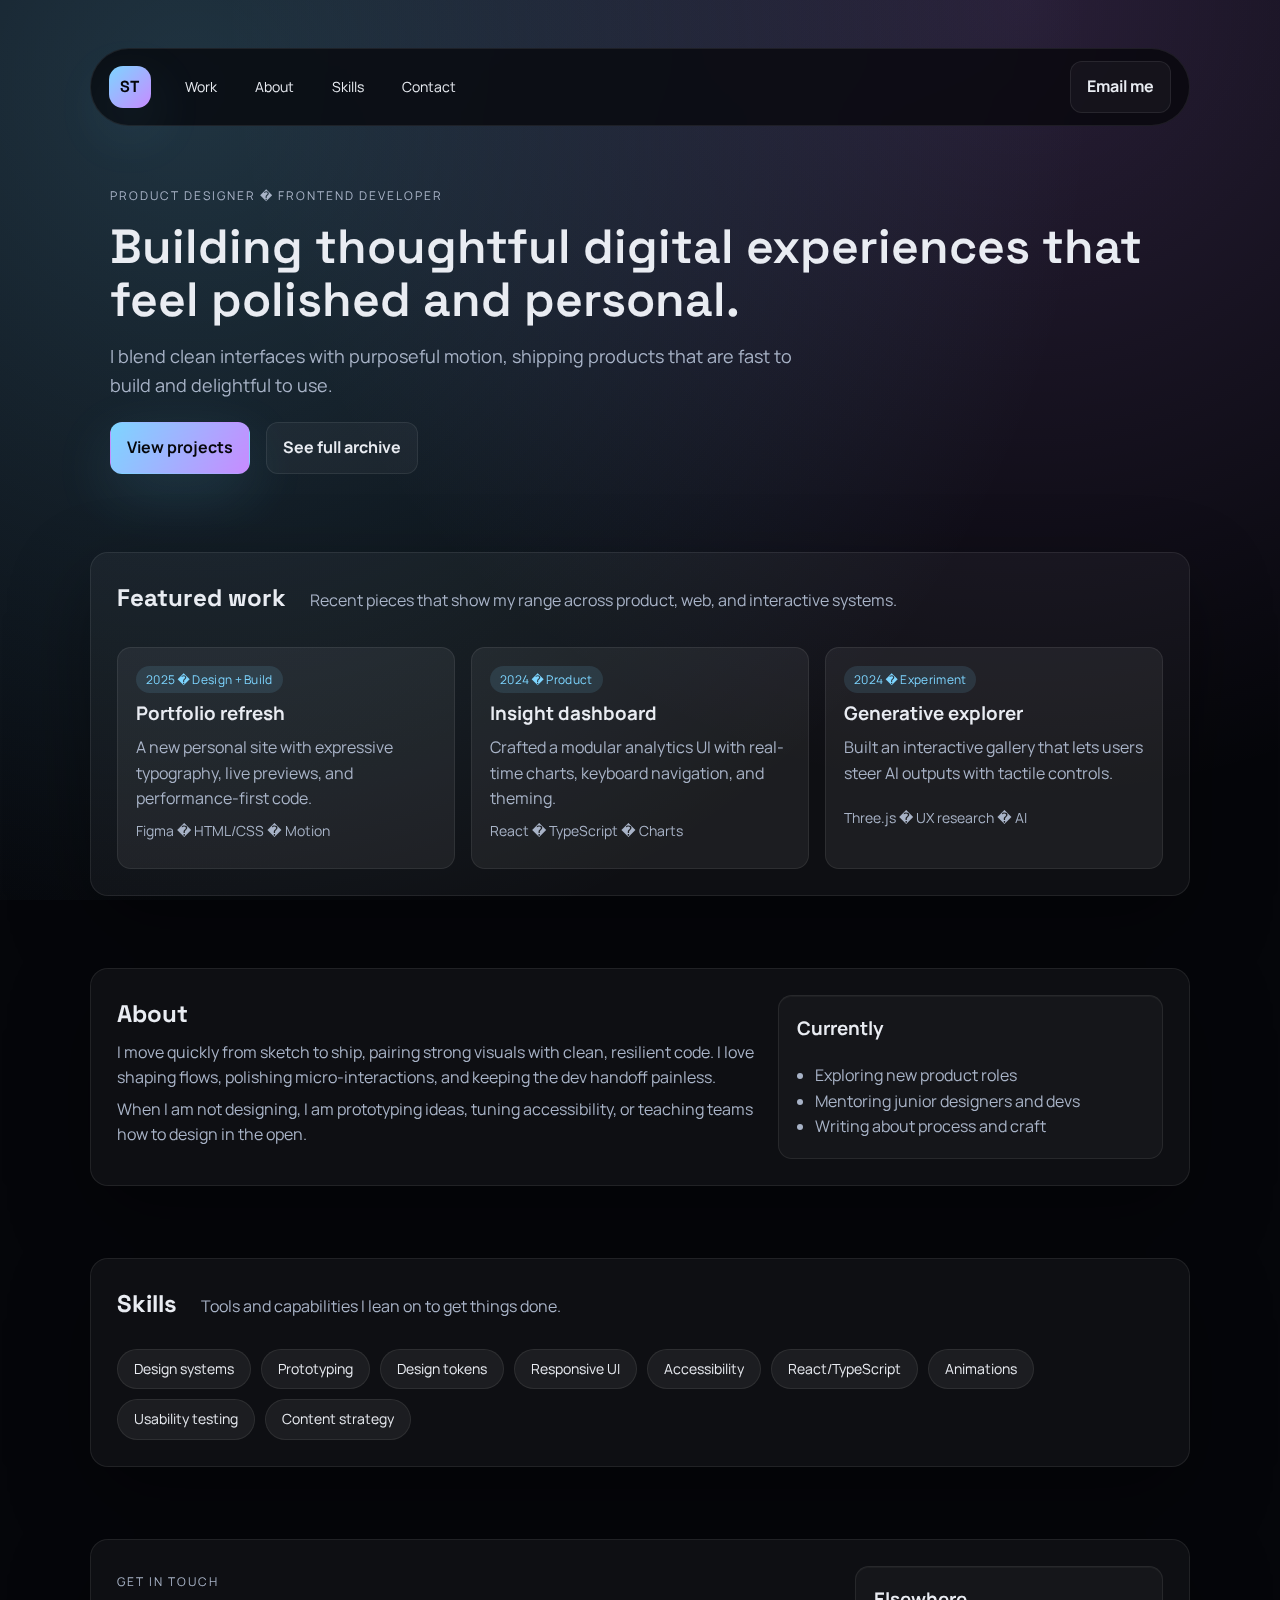
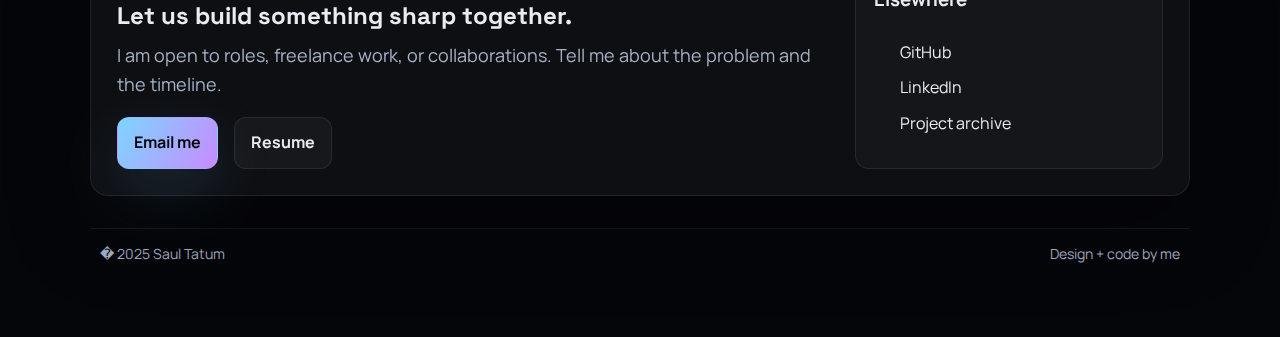
<file: index.html>
<!DOCTYPE html>
<html lang="en">
<head>
  <meta charset="UTF-8">
  <meta name="viewport" content="width=device-width, initial-scale=1.0">
  <title>Saul Tatum | Portfolio</title>
  <link rel="preconnect" href="https://fonts.googleapis.com">
  <link rel="preconnect" href="https://fonts.gstatic.com" crossorigin>
  <link href="https://fonts.googleapis.com/css2?family=Manrope:wght@400;600;700&family=Space+Grotesk:wght@600&display=swap" rel="stylesheet">
  <link rel="stylesheet" href="styles.css">
</head>
<body>
  <div class="backdrop"></div>
  <header class="site-header">
    <div class="logo-mark">ST</div>
    <nav class="nav-links">
      <a href="#work">Work</a>
      <a href="#about">About</a>
      <a href="#skills">Skills</a>
      <a href="#contact">Contact</a>
    </nav>
    <a class="ghost-button" href="mailto:hello@saul-tatum.com">Email me</a>
  </header>

  <main class="page">
    <section class="hero">
      <p class="eyebrow">Product designer � Frontend developer</p>
      <h1>Building thoughtful digital experiences that feel polished and personal.</h1>
      <p class="lede">I blend clean interfaces with purposeful motion, shipping products that are fast to build and delightful to use.</p>
      <div class="cta-row">
        <a class="primary-button" href="#work">View projects</a>
        <a class="ghost-button" href="projects.html">See full archive</a>
      </div>
    </section>

    <section id="work" class="section">
      <div class="section-head">
        <h2>Featured work</h2>
        <p>Recent pieces that show my range across product, web, and interactive systems.</p>
      </div>
      <div class="grid">
        <article class="card">
          <div class="card-top">
            <span class="pill">2025 � Design + Build</span>
            <h3>Portfolio refresh</h3>
            <p>A new personal site with expressive typography, live previews, and performance-first code.</p>
          </div>
          <div class="meta">Figma � HTML/CSS � Motion</div>
        </article>
        <article class="card">
          <div class="card-top">
            <span class="pill">2024 � Product</span>
            <h3>Insight dashboard</h3>
            <p>Crafted a modular analytics UI with real-time charts, keyboard navigation, and theming.</p>
          </div>
          <div class="meta">React � TypeScript � Charts</div>
        </article>
        <article class="card">
          <div class="card-top">
            <span class="pill">2024 � Experiment</span>
            <h3>Generative explorer</h3>
            <p>Built an interactive gallery that lets users steer AI outputs with tactile controls.</p>
          </div>
          <div class="meta">Three.js � UX research � AI</div>
        </article>
      </div>
    </section>

    <section id="about" class="section split">
      <div>
        <h2>About</h2>
        <p>I move quickly from sketch to ship, pairing strong visuals with clean, resilient code. I love shaping flows, polishing micro-interactions, and keeping the dev handoff painless.</p>
        <p>When I am not designing, I am prototyping ideas, tuning accessibility, or teaching teams how to design in the open.</p>
      </div>
      <div class="panel">
        <h3>Currently</h3>
        <ul>
          <li>Exploring new product roles</li>
          <li>Mentoring junior designers and devs</li>
          <li>Writing about process and craft</li>
        </ul>
      </div>
    </section>

    <section id="skills" class="section">
      <div class="section-head">
        <h2>Skills</h2>
        <p>Tools and capabilities I lean on to get things done.</p>
      </div>
      <div class="tag-wrap">
        <span class="tag">Design systems</span>
        <span class="tag">Prototyping</span>
        <span class="tag">Design tokens</span>
        <span class="tag">Responsive UI</span>
        <span class="tag">Accessibility</span>
        <span class="tag">React/TypeScript</span>
        <span class="tag">Animations</span>
        <span class="tag">Usability testing</span>
        <span class="tag">Content strategy</span>
      </div>
    </section>

    <section id="contact" class="section contact">
      <div>
        <p class="eyebrow">Get in touch</p>
        <h2>Let us build something sharp together.</h2>
        <p class="lede">I am open to roles, freelance work, or collaborations. Tell me about the problem and the timeline.</p>
        <div class="cta-row">
          <a class="primary-button" href="mailto:hello@saul-tatum.com">Email me</a>
          <a class="ghost-button" href="Saul_Tatum_Resume.pdf" target="_blank" rel="noopener">Resume</a>
        </div>
      </div>
      <div class="panel">
        <h3>Elsewhere</h3>
        <ul class="links">
          <li><a href="https://github.com/saul-tatum" target="_blank" rel="noopener">GitHub</a></li>
          <li><a href="https://www.linkedin.com" target="_blank" rel="noopener">LinkedIn</a></li>
          <li><a href="projects.html">Project archive</a></li>
        </ul>
      </div>
    </section>
  </main>

  <footer class="footer">
    <span>� 2025 Saul Tatum</span>
    <span>Design + code by me</span>
  </footer>
</body>
</html>
</file>
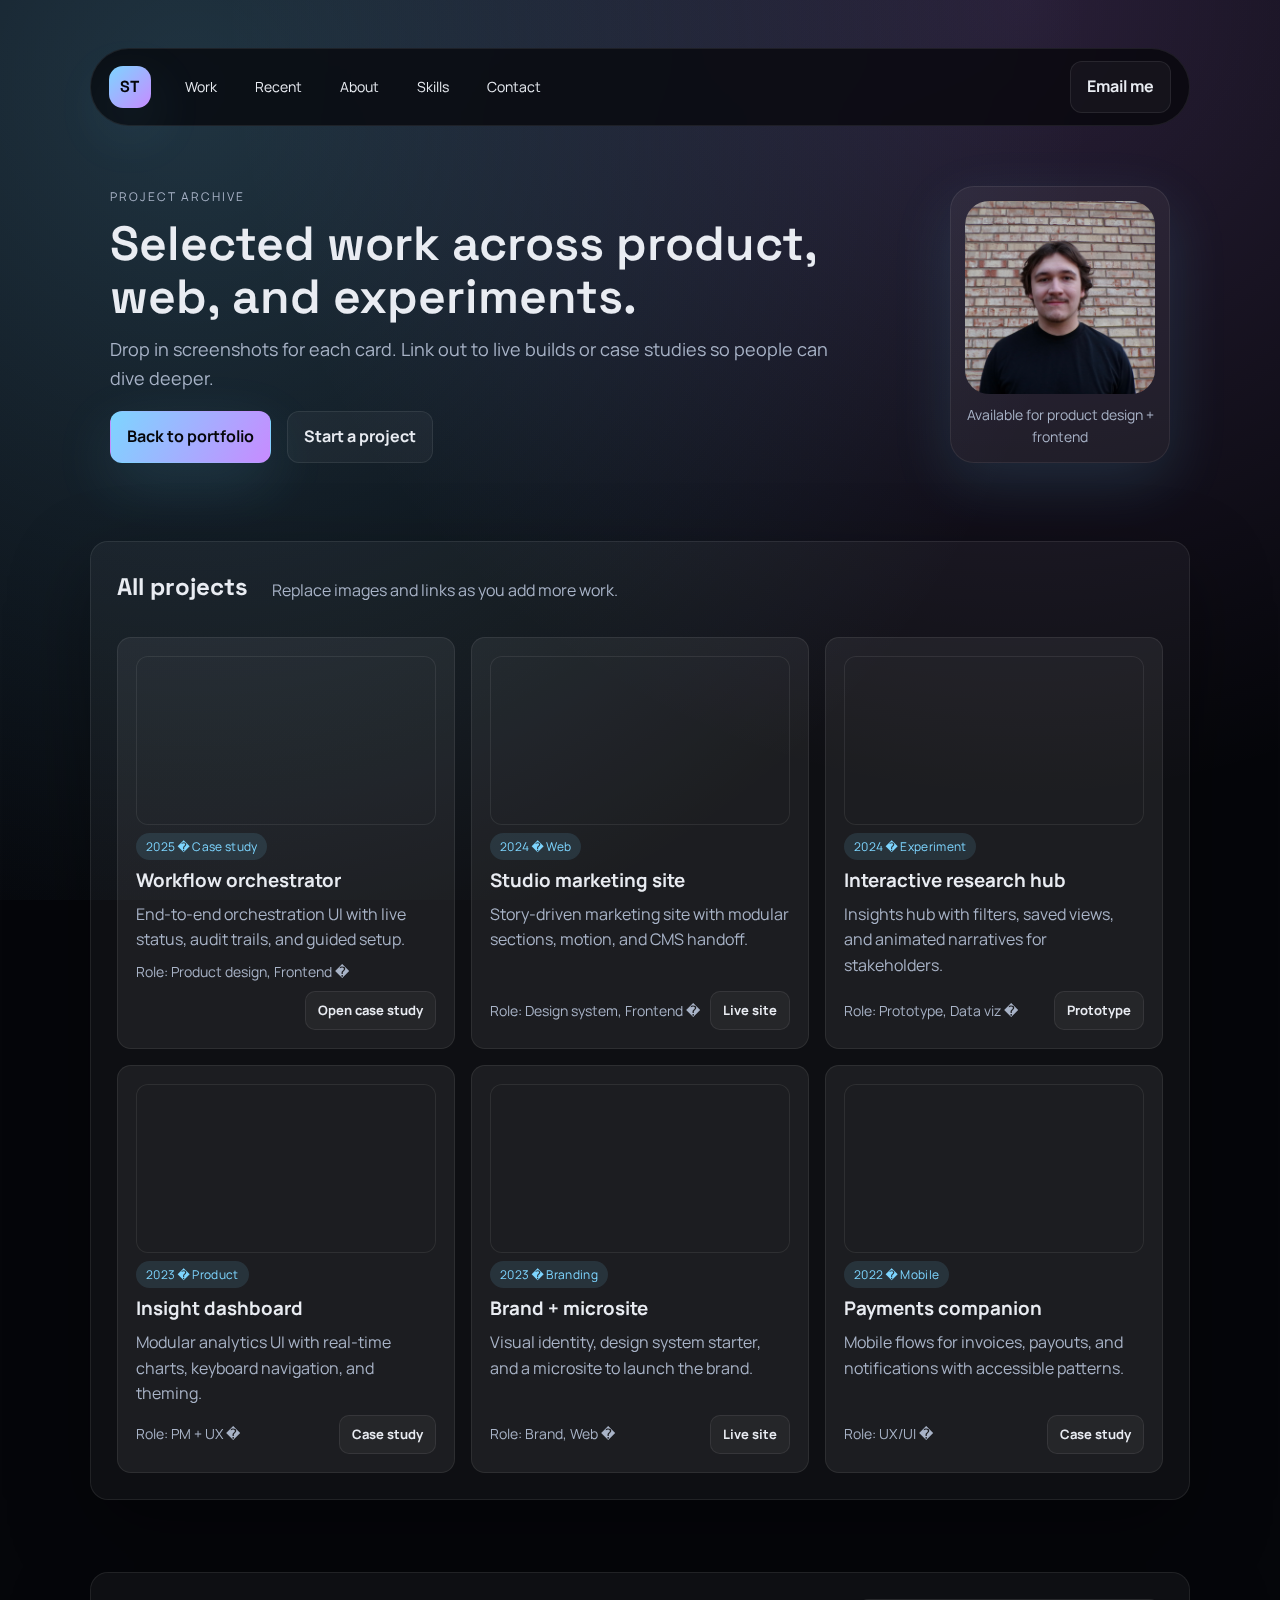
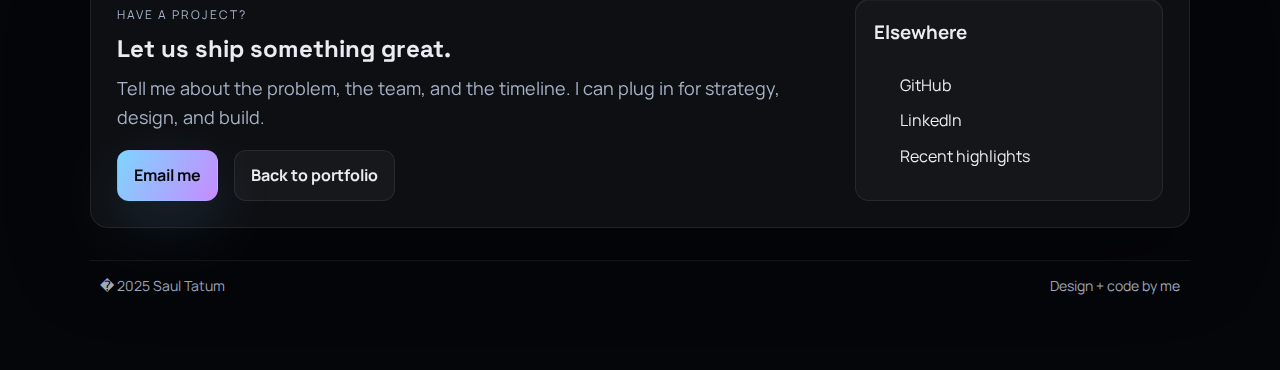
<file: projects.html>
<!DOCTYPE html>
<html lang="en">
<head>
  <meta charset="UTF-8">
  <meta name="viewport" content="width=device-width, initial-scale=1.0">
  <title>Saul Tatum | Projects</title>
  <link rel="preconnect" href="https://fonts.googleapis.com">
  <link rel="preconnect" href="https://fonts.gstatic.com" crossorigin>
  <link href="https://fonts.googleapis.com/css2?family=Manrope:wght@400;600;700&family=Space+Grotesk:wght@600&display=swap" rel="stylesheet">
  <link rel="stylesheet" href="styles.css">
</head>
<body>
  <div class="backdrop"></div>
  <header class="site-header">
    <div class="logo-mark">ST</div>
    <nav class="nav-links">
      <a href="index.html#work">Work</a>
      <a href="index.html#recent">Recent</a>
      <a href="index.html#about">About</a>
      <a href="index.html#skills">Skills</a>
      <a href="index.html#contact">Contact</a>
    </nav>
    <a class="ghost-button" href="mailto:hello@saul-tatum.com">Email me</a>
  </header>

  <main class="page">
    <section class="hero">
      <div class="hero-grid">
        <div class="hero-copy">
          <p class="eyebrow">Project archive</p>
          <h1>Selected work across product, web, and experiments.</h1>
          <p class="lede">Drop in screenshots for each card. Link out to live builds or case studies so people can dive deeper.</p>
          <div class="cta-row">
            <a class="primary-button" href="index.html">Back to portfolio</a>
            <a class="ghost-button" href="mailto:hello@saul-tatum.com">Start a project</a>
          </div>
        </div>
        <div class="hero-portrait">
          <figure class="portrait-frame">
            <img src="assets/headshot.jpeg" alt="Headshot of Saul Tatum" loading="lazy">
            <figcaption>Available for product design + frontend</figcaption>
          </figure>
        </div>
      </div>
    </section>

    <section class="section">
      <div class="section-head">
        <h2>All projects</h2>
        <p>Replace images and links as you add more work.</p>
      </div>
      <div class="grid archive-grid">
        <article class="card">
          <div class="card-media" style="background-image: url('#');"></div>
          <div class="card-top">
            <span class="pill">2025 � Case study</span>
            <h3>Workflow orchestrator</h3>
            <p>End-to-end orchestration UI with live status, audit trails, and guided setup.</p>
          </div>
          <div class="meta">Role: Product design, Frontend � <a class="link-button" href="#" target="_blank" rel="noopener">Open case study</a></div>
        </article>
        <article class="card">
          <div class="card-media" style="background-image: url('#');"></div>
          <div class="card-top">
            <span class="pill">2024 � Web</span>
            <h3>Studio marketing site</h3>
            <p>Story-driven marketing site with modular sections, motion, and CMS handoff.</p>
          </div>
          <div class="meta">Role: Design system, Frontend � <a class="link-button" href="#" target="_blank" rel="noopener">Live site</a></div>
        </article>
        <article class="card">
          <div class="card-media" style="background-image: url('#');"></div>
          <div class="card-top">
            <span class="pill">2024 � Experiment</span>
            <h3>Interactive research hub</h3>
            <p>Insights hub with filters, saved views, and animated narratives for stakeholders.</p>
          </div>
          <div class="meta">Role: Prototype, Data viz � <a class="link-button" href="#" target="_blank" rel="noopener">Prototype</a></div>
        </article>
        <article class="card">
          <div class="card-media" style="background-image: url('#');"></div>
          <div class="card-top">
            <span class="pill">2023 � Product</span>
            <h3>Insight dashboard</h3>
            <p>Modular analytics UI with real-time charts, keyboard navigation, and theming.</p>
          </div>
          <div class="meta">Role: PM + UX � <a class="link-button" href="#" target="_blank" rel="noopener">Case study</a></div>
        </article>
        <article class="card">
          <div class="card-media" style="background-image: url('#');"></div>
          <div class="card-top">
            <span class="pill">2023 � Branding</span>
            <h3>Brand + microsite</h3>
            <p>Visual identity, design system starter, and a microsite to launch the brand.</p>
          </div>
          <div class="meta">Role: Brand, Web � <a class="link-button" href="#" target="_blank" rel="noopener">Live site</a></div>
        </article>
        <article class="card">
          <div class="card-media" style="background-image: url('#');"></div>
          <div class="card-top">
            <span class="pill">2022 � Mobile</span>
            <h3>Payments companion</h3>
            <p>Mobile flows for invoices, payouts, and notifications with accessible patterns.</p>
          </div>
          <div class="meta">Role: UX/UI � <a class="link-button" href="#" target="_blank" rel="noopener">Case study</a></div>
        </article>
      </div>
    </section>

    <section class="section contact">
      <div>
        <p class="eyebrow">Have a project?</p>
        <h2>Let us ship something great.</h2>
        <p class="lede">Tell me about the problem, the team, and the timeline. I can plug in for strategy, design, and build.</p>
        <div class="cta-row">
          <a class="primary-button" href="mailto:hello@saul-tatum.com">Email me</a>
          <a class="ghost-button" href="index.html">Back to portfolio</a>
        </div>
      </div>
      <div class="panel">
        <h3>Elsewhere</h3>
        <ul class="links">
          <li><a href="https://github.com/saul-tatum" target="_blank" rel="noopener">GitHub</a></li>
          <li><a href="https://www.linkedin.com" target="_blank" rel="noopener">LinkedIn</a></li>
          <li><a href="index.html#recent">Recent highlights</a></li>
        </ul>
      </div>
    </section>
  </main>

  <footer class="footer">
    <span>� 2025 Saul Tatum</span>
    <span>Design + code by me</span>
  </footer>
</body>
</html>
</file>
<file: styles.css>
:root {
  --bg: #05060a;
  --surface: rgba(255, 255, 255, 0.04);
  --panel: rgba(255, 255, 255, 0.06);
  --text: #e9ecf2;
  --muted: #a8b3c7;
  --accent: #7dd5ff;
  --accent-2: #c78bff;
  --border: rgba(255, 255, 255, 0.08);
  --glow: 0 20px 60px rgba(104, 212, 255, 0.14);
  --radius: 18px;
  --max: 1100px;
}

* { box-sizing: border-box; }

html {
  scroll-behavior: smooth;
  scroll-padding-top: 130px;
}

body {
  margin: 0;
  min-height: 100vh;
  font-family: 'Manrope', system-ui, -apple-system, sans-serif;
  color: var(--text);
  background: var(--bg);
  line-height: 1.6;
  padding: 48px 22px 72px;
  position: relative;
  overflow-x: hidden;
}

.backdrop {
  position: fixed;
  inset: 0;
  background: radial-gradient(900px at 15% 10%, rgba(125, 213, 255, 0.22), transparent),
              radial-gradient(800px at 80% 0%, rgba(199, 139, 255, 0.18), transparent),
              linear-gradient(145deg, #06070d 0%, #05060a 60%);
  filter: blur(0px);
  z-index: 0;
  pointer-events: none;
}

.page {
  position: relative;
  z-index: 1;
  max-width: var(--max);
  margin: 0 auto;
  display: flex;
  flex-direction: column;
  gap: 72px;
}

.site-header {
  position: sticky;
  top: 0;
  z-index: 2;
  max-width: var(--max);
  margin: 0 auto 36px;
  padding: 12px 18px;
  background: rgba(5, 6, 10, 0.75);
  backdrop-filter: blur(18px);
  border: 1px solid var(--border);
  border-radius: 999px;
  display: flex;
  align-items: center;
  gap: 14px;
}

.logo-mark {
  width: 42px;
  height: 42px;
  border-radius: 14px;
  background: linear-gradient(135deg, var(--accent), var(--accent-2));
  color: #05060a;
  font-family: 'Space Grotesk', 'Manrope', sans-serif;
  font-weight: 700;
  display: grid;
  place-items: center;
  letter-spacing: 0.8px;
  box-shadow: var(--glow);
}

.nav-links {
  display: flex;
  gap: 14px;
  margin-left: 8px;
  font-size: 14px;
}

.nav-links a {
  color: var(--text);
  text-decoration: none;
  padding: 8px 12px;
  border-radius: 999px;
  transition: background 0.2s ease, color 0.2s ease;
}

.nav-links a:hover { background: var(--surface); }

.site-header .ghost-button { margin-left: auto; }

.hero {
  display: grid;
  gap: 16px;
  padding: 24px 20px 6px;
}

.hero, .section {
  scroll-margin-top: 130px;
}

.hero-grid {
  display: grid;
  grid-template-columns: 1.4fr 0.6fr;
  gap: 6px;
  align-items: center;
}

.hero-copy { display: grid; gap: 12px; }

.eyebrow {
  text-transform: uppercase;
  letter-spacing: 2px;
  font-size: 12px;
  color: var(--muted);
  margin: 0;
}

h1 {
  font-family: 'Space Grotesk', 'Manrope', sans-serif;
  font-weight: 600;
  font-size: clamp(32px, 4vw, 48px);
  line-height: 1.1;
  margin: 0;
}

.lede {
  font-size: 18px;
  color: var(--muted);
  max-width: 720px;
  margin: 0 0 6px;
}

.hero-portrait { display: flex; justify-content: flex-end; }

.portrait-frame {
  width: 220px;
  max-width: 90vw;
  margin: 0;
  padding: 14px;
  border-radius: calc(var(--radius) + 6px);
  background: var(--panel);
  border: 1px solid var(--border);
  box-shadow: var(--glow);
  display: grid;
  gap: 10px;
  text-align: center;
}

.portrait-frame img {
  width: 100%;
  height: auto;
  border-radius: calc(var(--radius) + 6px);
  display: block;
  object-fit: cover;
  object-position: center;
}

.portrait-frame figcaption {
  color: var(--muted);
  font-size: 14px;
}

.cta-row {
  display: flex;
  align-items: center;
  gap: 16px;
}

.primary-button, .ghost-button {
  display: inline-flex;
  align-items: center;
  justify-content: center;
  gap: 8px;
  padding: 12px 16px;
  border-radius: 12px;
  font-weight: 700;
  text-decoration: none;
  color: var(--text);
  border: 1px solid transparent;
  transition: transform 0.18s ease, box-shadow 0.18s ease, background 0.18s ease, border-color 0.18s ease;
}

.primary-button {
  background: linear-gradient(120deg, var(--accent), var(--accent-2));
  color: #05060a;
  box-shadow: var(--glow);
}

.primary-button:hover { transform: translateY(-1px); }

.ghost-button {
  border-color: var(--border);
  background: var(--surface);
}

.ghost-button:hover {
  border-color: rgba(255, 255, 255, 0.18);
  transform: translateY(-1px);
}

.section {
  background: var(--surface);
  border: 1px solid var(--border);
  border-radius: var(--radius);
  padding: 26px;
  box-shadow: 0 30px 80px rgba(0, 0, 0, 0.35);
  display: grid;
  gap: 8px;
}

.section-head {
  display: flex;
  align-items: center;
  gap: 24px;
  flex-wrap: wrap;
}

.section-head + .card { margin-top: 0; }
h2 {
  margin: 0;
  font-family: 'Space Grotesk', 'Manrope', sans-serif;
  font-size: 24px;
}

.section p {
  margin: 6px 0 0;
  color: var(--muted);
  flex: 1;
  min-width: 220px;
}

.section-head a.ghost-button { margin-left: auto; }

.grid {
  margin-top: 22px;
  display: grid;
  grid-template-columns: repeat(auto-fit, minmax(260px, 1fr));
  gap: 16px;
}

.card {
  background: var(--panel);
  border-radius: calc(var(--radius) - 4px);
  border: 1px solid var(--border);
  padding: 18px;
  display: grid;
  grid-template-rows: auto 1fr auto;
  gap: 8px;
}

  .card > h3 { margin: 2px 0 0; }
  .card > p { margin: 2px 0 0; color: var(--muted); }

#recent .card { margin-top: 0; }

  .card-media {
    width: 100%;
    aspect-ratio: 16 / 9;
    border-radius: calc(var(--radius) - 6px);
    border: 1px solid var(--border);
    background: linear-gradient(135deg, rgba(125,213,255,0.18), rgba(199,139,255,0.2));
    background-size: cover;
    background-repeat: no-repeat;
    background-position: center;
    overflow: hidden;
}

.card-top h3 { margin: 6px 0; }

.card-top p {
  margin: 6px 0 0;
  color: var(--muted);
}

.pill {
  display: inline-flex;
  padding: 4px 10px;
  border-radius: 999px;
  background: rgba(125, 213, 255, 0.12);
  color: var(--accent);
  font-size: 12px;
  letter-spacing: 0.3px;
}

.meta {
  color: var(--muted);
  font-size: 14px;
  display: flex;
  align-items: center;
  gap: 8px;
  flex-wrap: wrap;
}

.inline-link {
  color: var(--accent);
  text-decoration: none;
}

.inline-link:hover { text-decoration: underline; }

.link-button {
  display: inline-flex;
  align-items: center;
  gap: 6px;
  padding: 8px 12px;
  border-radius: 10px;
  border: 1px solid var(--border);
  background: var(--surface);
  color: var(--text);
  text-decoration: none;
  font-weight: 700;
  font-size: 13px;
  transition: transform 0.18s ease, background 0.18s ease, border-color 0.18s ease;
}

.link-button:hover {
  border-color: rgba(255, 255, 255, 0.16);
  background: rgba(255, 255, 255, 0.07);
  transform: translateY(-1px);
}

.meta .link-button { margin-left: auto; }

.split {
  display: grid;
  grid-template-columns: 1.25fr 0.75fr;
  gap: 18px;
}

.panel {
  background: rgba(255, 255, 255, 0.03);
  border-radius: calc(var(--radius) - 4px);
  border: 1px solid var(--border);
  padding: 18px;
  box-shadow: inset 0 1px 0 rgba(255, 255, 255, 0.04);
}

.panel h3 { margin-top: 0; }

.panel ul { margin: 10px 0 0; padding-left: 18px; color: var(--muted); }

.tag-wrap {
  display: flex;
  flex-wrap: wrap;
  gap: 10px;
  margin-top: 18px;
}

.tag {
  padding: 8px 16px;
  border-radius: 999px;
  background: rgba(255, 255, 255, 0.06);
  border: 1px solid var(--border);
  font-size: 14px;
  color: var(--text);
}

.skills-grid {
  margin-top: 6px;
  display: grid;
  grid-template-columns: 1fr;
  gap: 20px;
}

.skill-card {
  position: relative;
  background: transparent;
  border: none;
  padding: 0;
  display: grid;
  gap: 6px;
  box-shadow: none;
  overflow: visible;
}

.skill-card h3 {
  margin: 0 0 6px;
  font-size: 18px;
}

.skill-blurb {
  margin: 0;
  color: var(--muted);
  font-size: 14px;
}

.skill-tags {
  display: flex;
  flex-wrap: wrap;
  gap: 10px;
  align-items: flex-start;
}

.skill-card .tag {
  background: rgba(255, 255, 255, 0.08);
  border-color: rgba(255, 255, 255, 0.12);
}

.skill-label {
  display: inline-flex;
  align-items: center;
  gap: 10px;
  padding: 8px 14px;
  border-radius: 999px;
  background: rgba(255, 255, 255, 0.05);
  border: 1px solid var(--border);
  color: var(--muted);
  font-size: 11px;
  text-transform: uppercase;
  letter-spacing: 1px;
  width: fit-content;
}

.skill-label::before {
  content: "";
  width: 8px;
  height: 8px;
  border-radius: 999px;
  background: linear-gradient(135deg, var(--accent), var(--accent-2));
  box-shadow: 0 0 0 6px rgba(125, 213, 255, 0.08);
}

.contact {
  display: grid;
  grid-template-columns: 1.4fr 0.6fr;
  gap: 18px;
  align-items: stretch;
}

.contact > div:first-child {
  display: flex;
  flex-direction: column;
  gap: 6px;
}

.contact .lede {
  margin-top: 0;
}

.contact .cta-row { margin-top: 12px; }

.contact .panel {
  display: flex;
  flex-direction: column;
  align-items: flex-start;
}

.contact .panel h3 {
  margin: 0 0 12px;
}

.contact .panel .links {
  margin-top: auto;
  margin-bottom: auto;
}

.links {
  list-style: none;
  padding: 0;
  margin: 12px 0 0;
  display: grid;
  gap: 10px;
}

.links a {
  color: var(--text);
  text-decoration: none;
  padding: 8px 8px;
  border-radius: 10px;
  transition: background 0.2s ease;
}

.links a:hover { background: rgba(255, 255, 255, 0.06); }

.archive-grid .card { padding: 18px; }

.footer {
  max-width: var(--max);
  margin: 32px auto 0;
  padding: 14px 10px 0;
  border-top: 1px solid var(--border);
  color: var(--muted);
  display: flex;
  justify-content: space-between;
  gap: 10px;
  font-size: 14px;
}

@media (max-width: 900px) {
  .site-header { position: static; }
  .split, .contact { grid-template-columns: 1fr; }
  .site-header .ghost-button { margin-left: 0; }
  .nav-links { margin-left: auto; }
  .hero-grid { grid-template-columns: 1fr; }
  .hero-portrait { justify-content: flex-start; }
  .skills-grid { grid-template-columns: 1fr; }
}

@media (max-width: 640px) {
  body { padding: 32px 16px 60px; }
  .site-header { flex-wrap: wrap; gap: 10px; }
  .nav-links { width: 100%; justify-content: space-between; }
  .cta-row { flex-wrap: wrap; }
  .section { padding: 20px; }
  .portrait-frame { width: 100%; }
}
</file>
